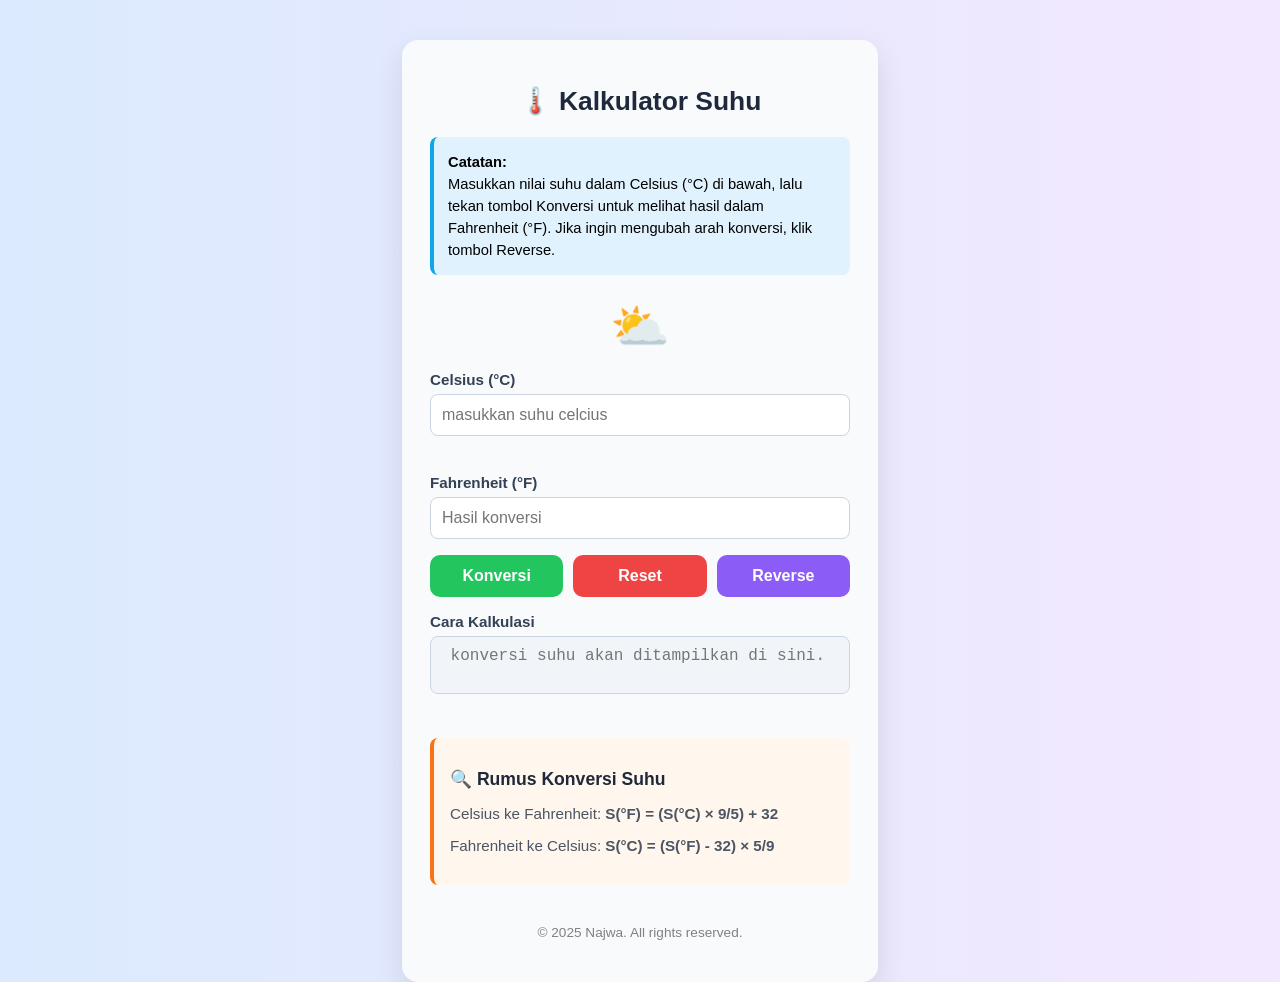
<file: index.html>
<!DOCTYPE html>
<html lang="id">
<head>
    <meta charset="UTF-8">
    <meta name="viewport" content="width=device-width, initial-scale=1.0">
    <title>Website kalkulator suhu -Najwa N.A</title>
    <link rel="stylesheet" href="css/style.css" />
</head>
<body>
  <div class="container">
    <h1>🌡️ Kalkulator Suhu</h1>

    <!-- Catatan penggunaan -->
    <div class="note">
      <b>Catatan:</b><br>
      Masukkan nilai suhu dalam Celsius (°C) di bawah, lalu tekan tombol Konversi untuk melihat hasil dalam Fahrenheit (°F). 
      Jika ingin mengubah arah konversi, klik tombol Reverse.
    </div>    

    <!-- Menampilkan ikon cuaca berdasarkan suhu -->
    <div id="iconCuaca">⛅</div>

    <!-- Input suhu -->
    <label for="inputSuhu" id="inputLabel">Celsius (°C)</label>
    <input type="text" id="inputSuhu" placeholder="masukkan suhu celcius" />
    <p id="peringatan" class="peringatan"></p>

    <!-- Output suhu hasil konversi -->
    <label for="outputSuhu" id="outputLabel">Fahrenheit (°F)</label>
    <input type="text" id="outputSuhu" placeholder="Hasil konversi" readonly />

    <!-- Tombol aksi -->
    <div class="button-group">
      <button id="convertBtn">Konversi</button>
      <button id="resetBtn">Reset</button>
      <button id="reverseBtn">Reverse</button>
    </div>

    <!-- Rumus atau proses kalkulasi -->
    <label for="formula">Cara Kalkulasi</label>
    <textarea id="formula" readonly placeholder=" konversi suhu akan ditampilkan di sini."></textarea>

    <div id="penjelasan">
        <h2> 🔍 Rumus Konversi Suhu</h2>
        <p>Celsius ke Fahrenheit: <b>S(°F) = (S(°C) × 9/5) + 32</b></p>
        <p>Fahrenheit ke Celsius: <b>S(°C) = (S(°F) - 32) × 5/9</b></p>
      </div>
    
    <!-- Footer -->
    <footer>
      <p style="text-align: center; color: gray;">© 2025 Najwa. All rights reserved.</p>
    </footer>
  </div>

  <script src="js/script.js"></script>
</body>
</html>
</file>
<file: css/style.css>
/* Layout dan Tampilan Umum */
   body {
    font-family: 'Segoe UI', Tahoma, Geneva, Verdana, sans-serif;
    background: linear-gradient(to right, #dbeafe, #f3e8ff); /* gradasi biru ke ungu */
    display: flex;
    justify-content: center;
    align-items: flex-start;
    padding-top: 40px;
    min-height: 100vh;
    margin: 0;
  }
  
  /* Kontainer utama aplikasi */
  .container {
    background-color: #f8fafc;
    padding: 28px;
    border-radius: 16px;
    box-shadow: 0 12px 30px rgba(0, 0, 0, 0.1);
    width: 420px;
    max-width: 95%;
  }
  
  /* Judul & Catatan */
  h1 {
    text-align: center;
    color: #1e293b;
    margin-bottom: 20px;
    font-size: 1.65rem;
  }
  
  /* Kotak catatan penggunaan */
  .note {
    background-color: #e0f2fe;
    border-left: 4px solid #0ea5e9;
    padding: 14px;
    margin-bottom: 24px;
    border-radius: 8px;
    font-size: 0.92rem;
    line-height: 1.5;
  }
  
  /* Label dan Input */
  label {
    display: block;
    margin-bottom: 6px;
    color: #334155;
    font-weight: 600;
    font-size: 0.95rem;
  }
  
  input,
  textarea {
    width: 100%;
    padding: 11px;
    margin-bottom: 16px;
    border: 1px solid #cbd5e1;
    border-radius: 8px;
    font-size: 1rem;
    background-color: white;
    box-sizing: border-box;
    resize: none;
  }
  
  /* Peringatan Validasi Input */
  .peringatan {
    color: #dc2626;
    font-size: 0.9rem;
    margin-top: -12px;
    margin-bottom: 16px;
    height: 18px;
  }
  
  /* Tombol-tombol Aksi */
  .button-group {
    display: flex;
    justify-content: space-between;
    gap: 10px;
    margin-bottom: 16px;
  }
  
  /* Gaya umum tombol */
  button {
    flex: 1;
    padding: 12px;
    font-size: 1rem;
    font-weight: bold;
    color: white;
    border: none;
    border-radius: 10px;
    cursor: pointer;
    transition: all 0.3s ease;
  }
  
  /* Warna tombol konversi (hijau) */
  button:nth-child(1) {
    background-color: #22c55e;
  }
  button:nth-child(1):hover {
    background-color: #16a34a;
  }
  
  /* Warna tombol reset (merah) */
  button:nth-child(2) {
    background-color: #ef4444;
  }
  button:nth-child(2):hover {
    background-color: #dc2626;
  }
  
  /* Warna tombol reverse (ungu) */
  button:nth-child(3) {
    background-color: #8b5cf6;
  }
  button:nth-child(3):hover {
    background-color: #7c3aed;
  }
  
  /* Kotak Formula & Rumus */
  #formula {
    font-family: monospace;
    background-color: #f1f5f9;
    color: #0f172a;
    padding: 10px;
    border-radius: 8px;
    border: 1px solid #cbd5e1;
    white-space: pre-wrap;
  }
  
  /* Penjelasan rumus di bawah */
  #penjelasan {
    background-color: #fff7ed;
    border-left: 4px solid #f97316;
    padding: 16px;
    margin-top: 24px;
    border-radius: 8px;
    font-size: 0.95rem;
    color: #4b5563;
  }
  
  #penjelasan h2 {
    font-size: 1.1rem;
    margin-bottom: 10px;
    color: #1e293b;
  }
  
  /* Footer */
  footer {
    text-align: center;
    color: #7a7a7a;
    font-size: 0.85rem;
    margin-top: 40px;
  }
  
  /* Ikon cuaca di atas input */
  #iconCuaca {
    font-size: 3rem;
    text-align: center;
    margin-bottom: 16px;
  }
  
  /* Interaksi & Responsif */
  
  /* Fokus saat mengetik */
  input:focus,
  textarea:focus {
    outline: 2px solid #3b82f6;
    border-color: #3b82f6;
  }
  
  button:focus {
    outline: 2px solid #0ea5e9;
  }
  
  /* Tampilan responsif untuk HP */
  @media (max-width: 480px) {
    .container {
      padding: 20px;
      width: 100%;
    }
  
    h1 {
      font-size: 1.3rem;
    }
  
    label {
      font-size: 0.9rem;
    }
  
    input,
    textarea {
      font-size: 0.95rem;
      padding: 10px;
    }
  
    button {
      font-size: 0.95rem;
      padding: 10px;
    }
  
    #iconCuaca {
      font-size: 2.5rem;
    }
  }
</file>
